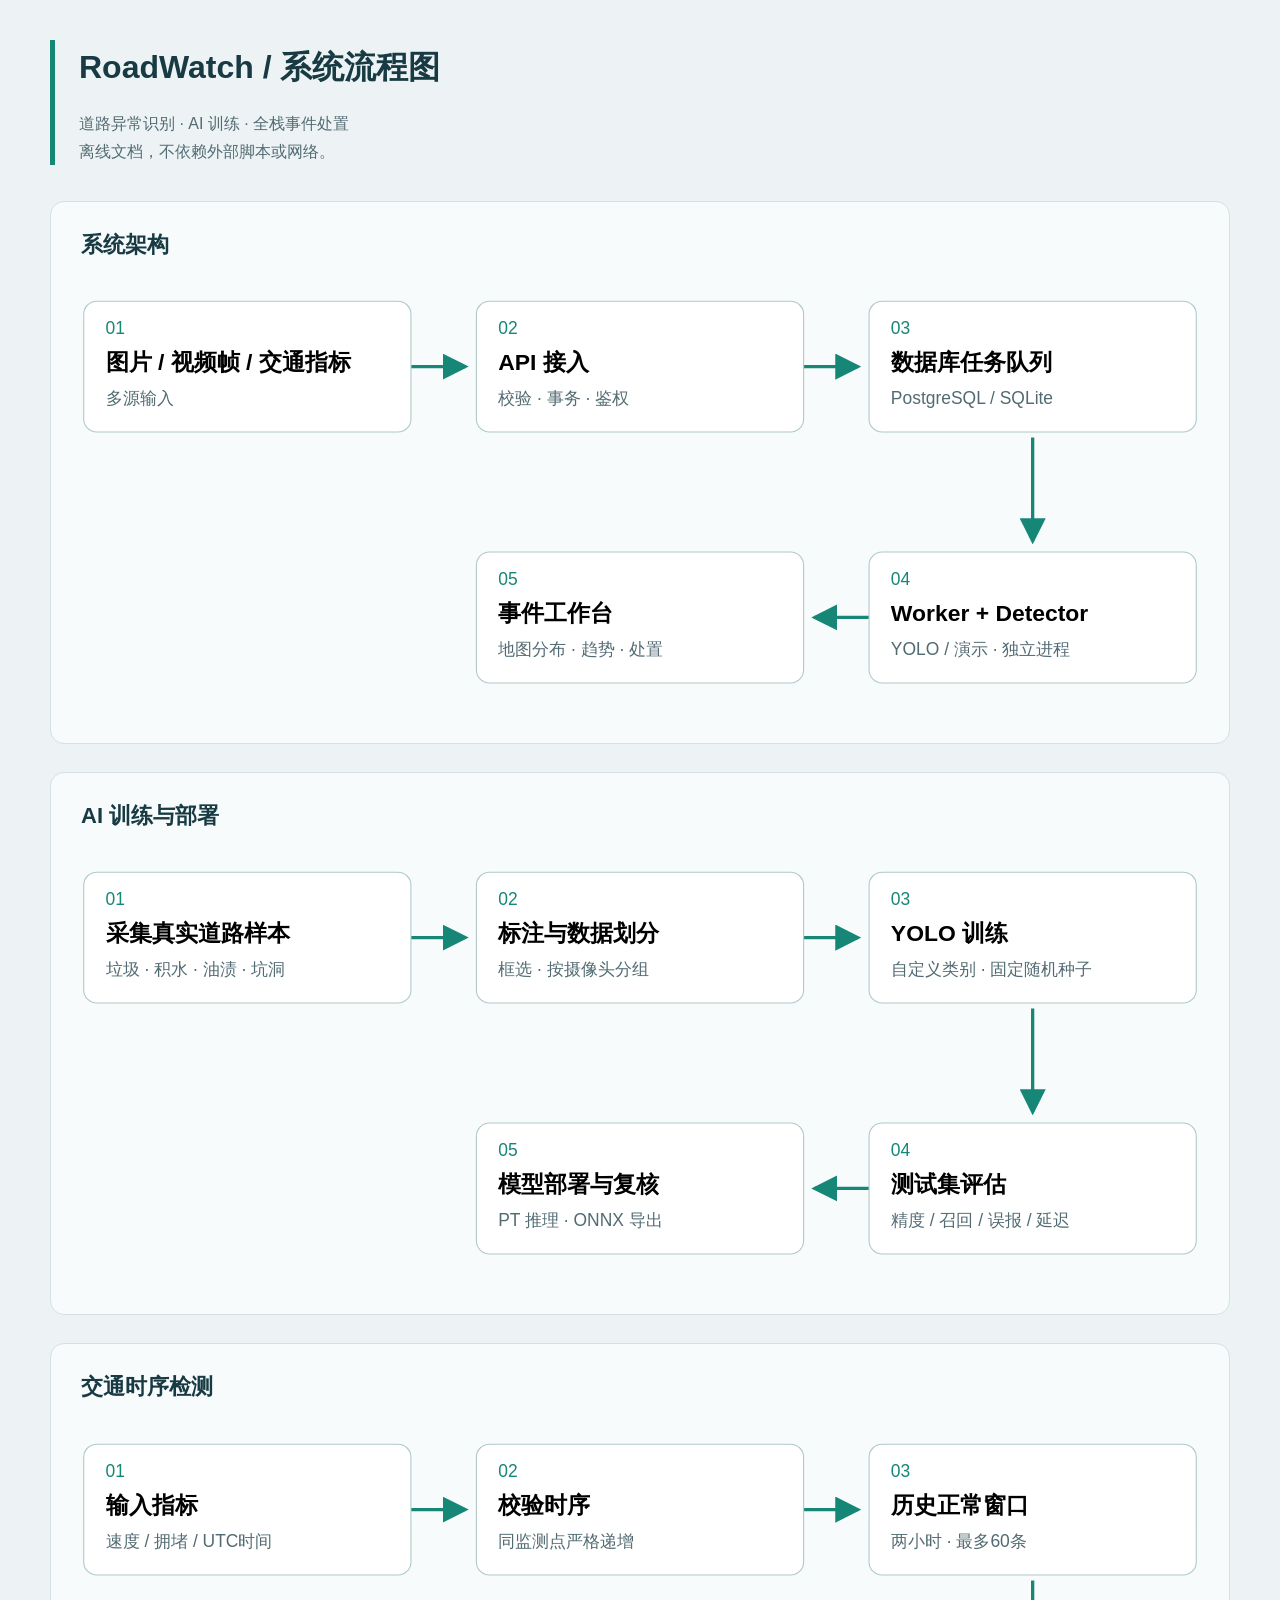
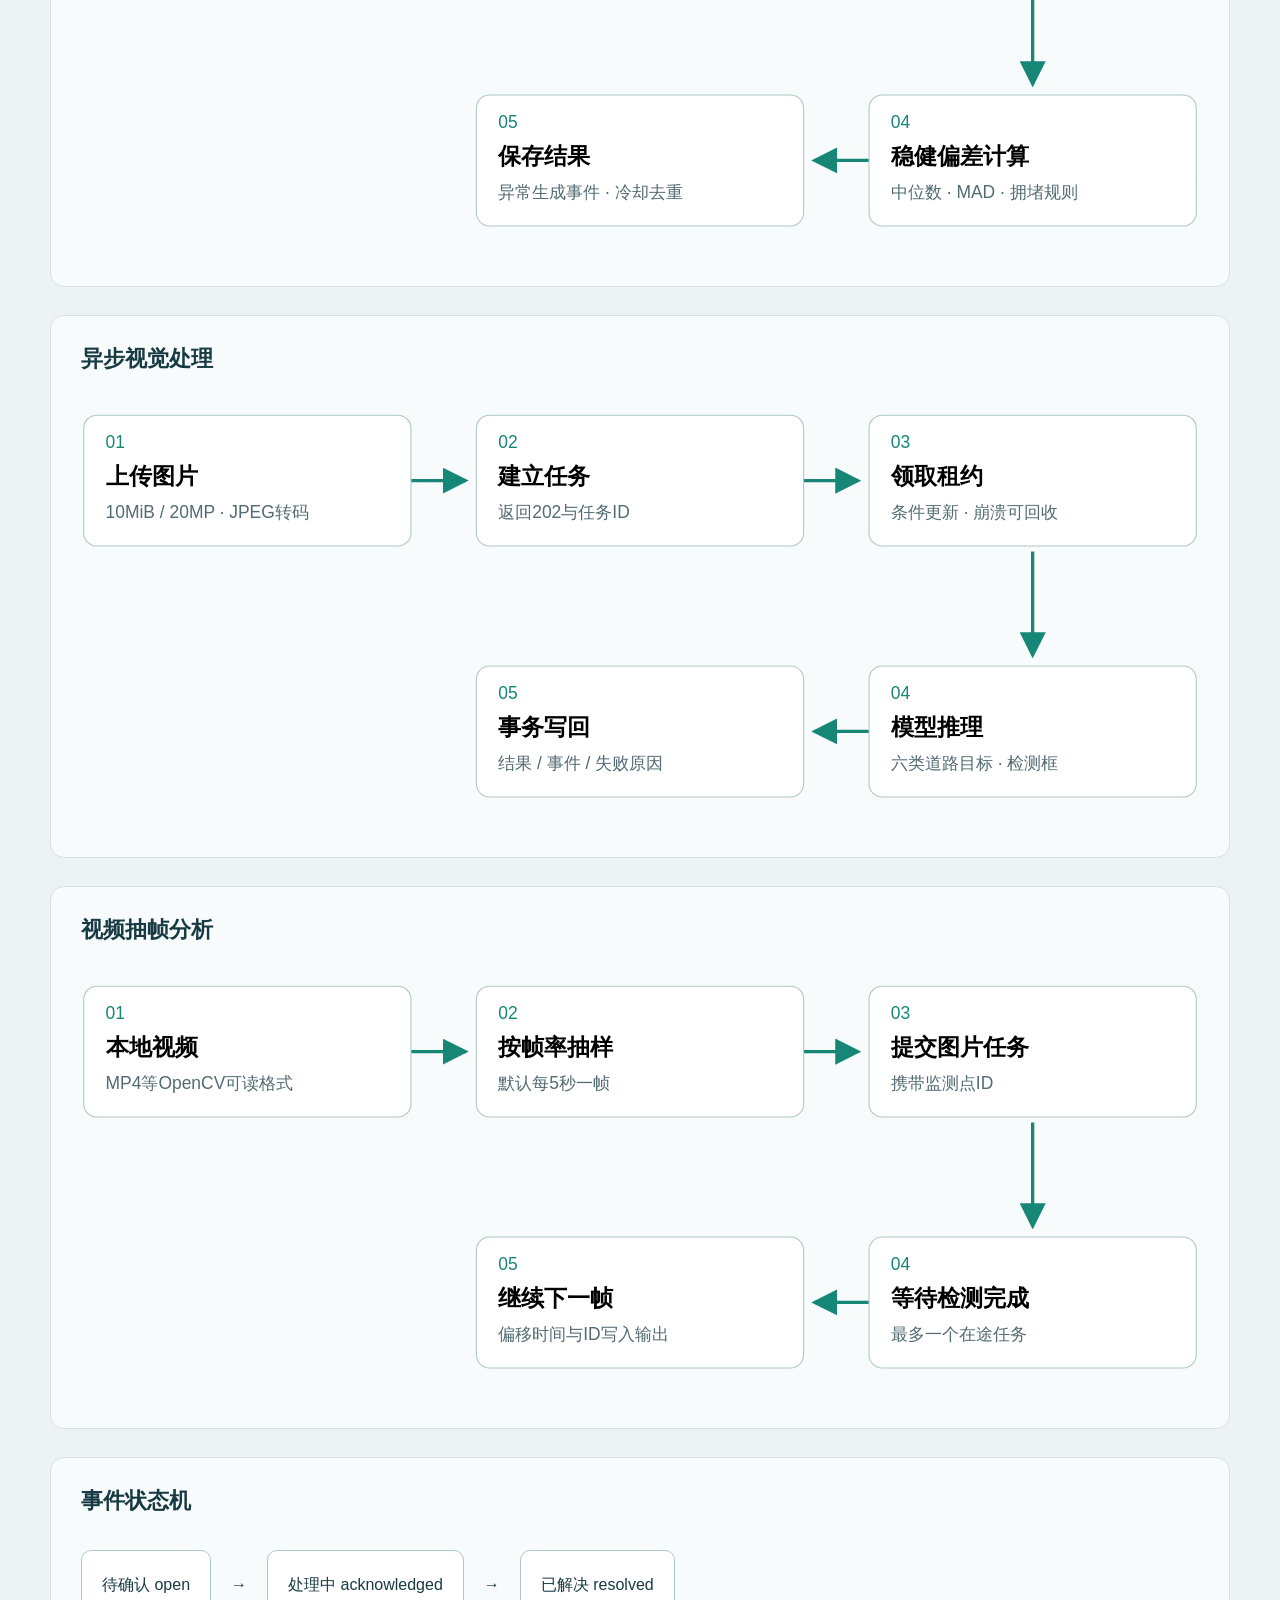
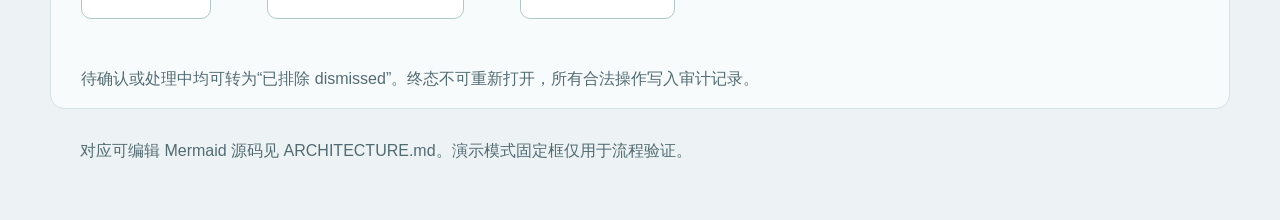
<file: docs/flows.html>
<!doctype html><html lang="zh-CN"><meta charset="utf-8"><meta name="viewport" content="width=device-width,initial-scale=1"><title>RoadWatch · 系统流程图</title><style>body{font:16px/1.7 "Segoe UI","Microsoft YaHei",sans-serif;background:#edf3f4;color:#173a43;max-width:1180px;margin:auto;padding:40px 24px}header{border-left:5px solid #168777;padding-left:24px;margin-bottom:36px}h1{margin:0;font-size:32px}h2{font-size:22px;margin:0;padding:24px 30px 0}section{background:#f8fbfc;border:1px solid #d3e1e2;border-radius:14px;margin-bottom:28px;overflow:hidden}svg{display:block;width:100%;min-width:620px}section{overflow:auto}p{padding:0 30px;color:#526b73}.states{display:flex;gap:20px;align-items:center;padding:30px;flex-wrap:wrap}.states div{padding:20px;border:1px solid #afcac6;border-radius:10px;background:white}header p{padding:0}a{color:#087f68}@media print{body{padding:0}section{break-inside:avoid}svg{min-width:0}}</style><header><h1>RoadWatch / 系统流程图</h1><p>道路异常识别 · AI 训练 · 全栈事件处置<br>离线文档，不依赖外部脚本或网络。</p></header><section><h2>系统架构</h2><svg viewBox="0 0 1080 440" role="img" aria-label="系统架构"><defs><marker id="arrow" markerWidth="8" markerHeight="8" refX="7" refY="4" orient="auto"><path d="M0 0 L8 4 L0 8" fill="#168777"/></marker></defs><path d="M330 95 L380 95" stroke="#168777" stroke-width="3" marker-end="url(#arrow)"/><path d="M690 95 L740 95" stroke="#168777" stroke-width="3" marker-end="url(#arrow)"/><path d="M900 160 L900 255" stroke="#168777" stroke-width="3" marker-end="url(#arrow)"/><path d="M750 325 L700 325" stroke="#168777" stroke-width="3" marker-end="url(#arrow)"/><rect x="30" y="35" width="300" height="120" rx="12" fill="white" stroke="#afcac6"/><text x="50" y="65" fill="#168777" font-size="16">01</text><text x="50" y="98" font-size="21" font-weight="bold">图片 / 视频帧 / 交通指标</text><text x="50" y="129" font-size="16" fill="#526b73">多源输入</text><rect x="390" y="35" width="300" height="120" rx="12" fill="white" stroke="#afcac6"/><text x="410" y="65" fill="#168777" font-size="16">02</text><text x="410" y="98" font-size="21" font-weight="bold">API 接入</text><text x="410" y="129" font-size="16" fill="#526b73">校验 · 事务 · 鉴权</text><rect x="750" y="35" width="300" height="120" rx="12" fill="white" stroke="#afcac6"/><text x="770" y="65" fill="#168777" font-size="16">03</text><text x="770" y="98" font-size="21" font-weight="bold">数据库任务队列</text><text x="770" y="129" font-size="16" fill="#526b73">PostgreSQL / SQLite</text><rect x="750" y="265" width="300" height="120" rx="12" fill="white" stroke="#afcac6"/><text x="770" y="295" fill="#168777" font-size="16">04</text><text x="770" y="328" font-size="21" font-weight="bold">Worker + Detector</text><text x="770" y="359" font-size="16" fill="#526b73">YOLO / 演示 · 独立进程</text><rect x="390" y="265" width="300" height="120" rx="12" fill="white" stroke="#afcac6"/><text x="410" y="295" fill="#168777" font-size="16">05</text><text x="410" y="328" font-size="21" font-weight="bold">事件工作台</text><text x="410" y="359" font-size="16" fill="#526b73">地图分布 · 趋势 · 处置</text></svg></section><section><h2>AI 训练与部署</h2><svg viewBox="0 0 1080 440" role="img" aria-label="AI 训练与部署"><defs><marker id="arrow" markerWidth="8" markerHeight="8" refX="7" refY="4" orient="auto"><path d="M0 0 L8 4 L0 8" fill="#168777"/></marker></defs><path d="M330 95 L380 95" stroke="#168777" stroke-width="3" marker-end="url(#arrow)"/><path d="M690 95 L740 95" stroke="#168777" stroke-width="3" marker-end="url(#arrow)"/><path d="M900 160 L900 255" stroke="#168777" stroke-width="3" marker-end="url(#arrow)"/><path d="M750 325 L700 325" stroke="#168777" stroke-width="3" marker-end="url(#arrow)"/><rect x="30" y="35" width="300" height="120" rx="12" fill="white" stroke="#afcac6"/><text x="50" y="65" fill="#168777" font-size="16">01</text><text x="50" y="98" font-size="21" font-weight="bold">采集真实道路样本</text><text x="50" y="129" font-size="16" fill="#526b73">垃圾 · 积水 · 油渍 · 坑洞</text><rect x="390" y="35" width="300" height="120" rx="12" fill="white" stroke="#afcac6"/><text x="410" y="65" fill="#168777" font-size="16">02</text><text x="410" y="98" font-size="21" font-weight="bold">标注与数据划分</text><text x="410" y="129" font-size="16" fill="#526b73">框选 · 按摄像头分组</text><rect x="750" y="35" width="300" height="120" rx="12" fill="white" stroke="#afcac6"/><text x="770" y="65" fill="#168777" font-size="16">03</text><text x="770" y="98" font-size="21" font-weight="bold">YOLO 训练</text><text x="770" y="129" font-size="16" fill="#526b73">自定义类别 · 固定随机种子</text><rect x="750" y="265" width="300" height="120" rx="12" fill="white" stroke="#afcac6"/><text x="770" y="295" fill="#168777" font-size="16">04</text><text x="770" y="328" font-size="21" font-weight="bold">测试集评估</text><text x="770" y="359" font-size="16" fill="#526b73">精度 / 召回 / 误报 / 延迟</text><rect x="390" y="265" width="300" height="120" rx="12" fill="white" stroke="#afcac6"/><text x="410" y="295" fill="#168777" font-size="16">05</text><text x="410" y="328" font-size="21" font-weight="bold">模型部署与复核</text><text x="410" y="359" font-size="16" fill="#526b73">PT 推理 · ONNX 导出</text></svg></section><section><h2>交通时序检测</h2><svg viewBox="0 0 1080 440" role="img" aria-label="交通时序检测"><defs><marker id="arrow" markerWidth="8" markerHeight="8" refX="7" refY="4" orient="auto"><path d="M0 0 L8 4 L0 8" fill="#168777"/></marker></defs><path d="M330 95 L380 95" stroke="#168777" stroke-width="3" marker-end="url(#arrow)"/><path d="M690 95 L740 95" stroke="#168777" stroke-width="3" marker-end="url(#arrow)"/><path d="M900 160 L900 255" stroke="#168777" stroke-width="3" marker-end="url(#arrow)"/><path d="M750 325 L700 325" stroke="#168777" stroke-width="3" marker-end="url(#arrow)"/><rect x="30" y="35" width="300" height="120" rx="12" fill="white" stroke="#afcac6"/><text x="50" y="65" fill="#168777" font-size="16">01</text><text x="50" y="98" font-size="21" font-weight="bold">输入指标</text><text x="50" y="129" font-size="16" fill="#526b73">速度 / 拥堵 / UTC时间</text><rect x="390" y="35" width="300" height="120" rx="12" fill="white" stroke="#afcac6"/><text x="410" y="65" fill="#168777" font-size="16">02</text><text x="410" y="98" font-size="21" font-weight="bold">校验时序</text><text x="410" y="129" font-size="16" fill="#526b73">同监测点严格递增</text><rect x="750" y="35" width="300" height="120" rx="12" fill="white" stroke="#afcac6"/><text x="770" y="65" fill="#168777" font-size="16">03</text><text x="770" y="98" font-size="21" font-weight="bold">历史正常窗口</text><text x="770" y="129" font-size="16" fill="#526b73">两小时 · 最多60条</text><rect x="750" y="265" width="300" height="120" rx="12" fill="white" stroke="#afcac6"/><text x="770" y="295" fill="#168777" font-size="16">04</text><text x="770" y="328" font-size="21" font-weight="bold">稳健偏差计算</text><text x="770" y="359" font-size="16" fill="#526b73">中位数 · MAD · 拥堵规则</text><rect x="390" y="265" width="300" height="120" rx="12" fill="white" stroke="#afcac6"/><text x="410" y="295" fill="#168777" font-size="16">05</text><text x="410" y="328" font-size="21" font-weight="bold">保存结果</text><text x="410" y="359" font-size="16" fill="#526b73">异常生成事件 · 冷却去重</text></svg></section><section><h2>异步视觉处理</h2><svg viewBox="0 0 1080 440" role="img" aria-label="异步视觉处理"><defs><marker id="arrow" markerWidth="8" markerHeight="8" refX="7" refY="4" orient="auto"><path d="M0 0 L8 4 L0 8" fill="#168777"/></marker></defs><path d="M330 95 L380 95" stroke="#168777" stroke-width="3" marker-end="url(#arrow)"/><path d="M690 95 L740 95" stroke="#168777" stroke-width="3" marker-end="url(#arrow)"/><path d="M900 160 L900 255" stroke="#168777" stroke-width="3" marker-end="url(#arrow)"/><path d="M750 325 L700 325" stroke="#168777" stroke-width="3" marker-end="url(#arrow)"/><rect x="30" y="35" width="300" height="120" rx="12" fill="white" stroke="#afcac6"/><text x="50" y="65" fill="#168777" font-size="16">01</text><text x="50" y="98" font-size="21" font-weight="bold">上传图片</text><text x="50" y="129" font-size="16" fill="#526b73">10MiB / 20MP · JPEG转码</text><rect x="390" y="35" width="300" height="120" rx="12" fill="white" stroke="#afcac6"/><text x="410" y="65" fill="#168777" font-size="16">02</text><text x="410" y="98" font-size="21" font-weight="bold">建立任务</text><text x="410" y="129" font-size="16" fill="#526b73">返回202与任务ID</text><rect x="750" y="35" width="300" height="120" rx="12" fill="white" stroke="#afcac6"/><text x="770" y="65" fill="#168777" font-size="16">03</text><text x="770" y="98" font-size="21" font-weight="bold">领取租约</text><text x="770" y="129" font-size="16" fill="#526b73">条件更新 · 崩溃可回收</text><rect x="750" y="265" width="300" height="120" rx="12" fill="white" stroke="#afcac6"/><text x="770" y="295" fill="#168777" font-size="16">04</text><text x="770" y="328" font-size="21" font-weight="bold">模型推理</text><text x="770" y="359" font-size="16" fill="#526b73">六类道路目标 · 检测框</text><rect x="390" y="265" width="300" height="120" rx="12" fill="white" stroke="#afcac6"/><text x="410" y="295" fill="#168777" font-size="16">05</text><text x="410" y="328" font-size="21" font-weight="bold">事务写回</text><text x="410" y="359" font-size="16" fill="#526b73">结果 / 事件 / 失败原因</text></svg></section><section><h2>视频抽帧分析</h2><svg viewBox="0 0 1080 440" role="img" aria-label="视频抽帧分析"><defs><marker id="arrow" markerWidth="8" markerHeight="8" refX="7" refY="4" orient="auto"><path d="M0 0 L8 4 L0 8" fill="#168777"/></marker></defs><path d="M330 95 L380 95" stroke="#168777" stroke-width="3" marker-end="url(#arrow)"/><path d="M690 95 L740 95" stroke="#168777" stroke-width="3" marker-end="url(#arrow)"/><path d="M900 160 L900 255" stroke="#168777" stroke-width="3" marker-end="url(#arrow)"/><path d="M750 325 L700 325" stroke="#168777" stroke-width="3" marker-end="url(#arrow)"/><rect x="30" y="35" width="300" height="120" rx="12" fill="white" stroke="#afcac6"/><text x="50" y="65" fill="#168777" font-size="16">01</text><text x="50" y="98" font-size="21" font-weight="bold">本地视频</text><text x="50" y="129" font-size="16" fill="#526b73">MP4等OpenCV可读格式</text><rect x="390" y="35" width="300" height="120" rx="12" fill="white" stroke="#afcac6"/><text x="410" y="65" fill="#168777" font-size="16">02</text><text x="410" y="98" font-size="21" font-weight="bold">按帧率抽样</text><text x="410" y="129" font-size="16" fill="#526b73">默认每5秒一帧</text><rect x="750" y="35" width="300" height="120" rx="12" fill="white" stroke="#afcac6"/><text x="770" y="65" fill="#168777" font-size="16">03</text><text x="770" y="98" font-size="21" font-weight="bold">提交图片任务</text><text x="770" y="129" font-size="16" fill="#526b73">携带监测点ID</text><rect x="750" y="265" width="300" height="120" rx="12" fill="white" stroke="#afcac6"/><text x="770" y="295" fill="#168777" font-size="16">04</text><text x="770" y="328" font-size="21" font-weight="bold">等待检测完成</text><text x="770" y="359" font-size="16" fill="#526b73">最多一个在途任务</text><rect x="390" y="265" width="300" height="120" rx="12" fill="white" stroke="#afcac6"/><text x="410" y="295" fill="#168777" font-size="16">05</text><text x="410" y="328" font-size="21" font-weight="bold">继续下一帧</text><text x="410" y="359" font-size="16" fill="#526b73">偏移时间与ID写入输出</text></svg></section><section><h2>事件状态机</h2><div class="states"><div>待确认 open</div><span>→</span><div>处理中 acknowledged</div><span>→</span><div>已解决 resolved</div></div><p>待确认或处理中均可转为“已排除 dismissed”。终态不可重新打开，所有合法操作写入审计记录。</p></section><p>对应可编辑 Mermaid 源码见 ARCHITECTURE.md。演示模式固定框仅用于流程验证。</p></html>
</file>
